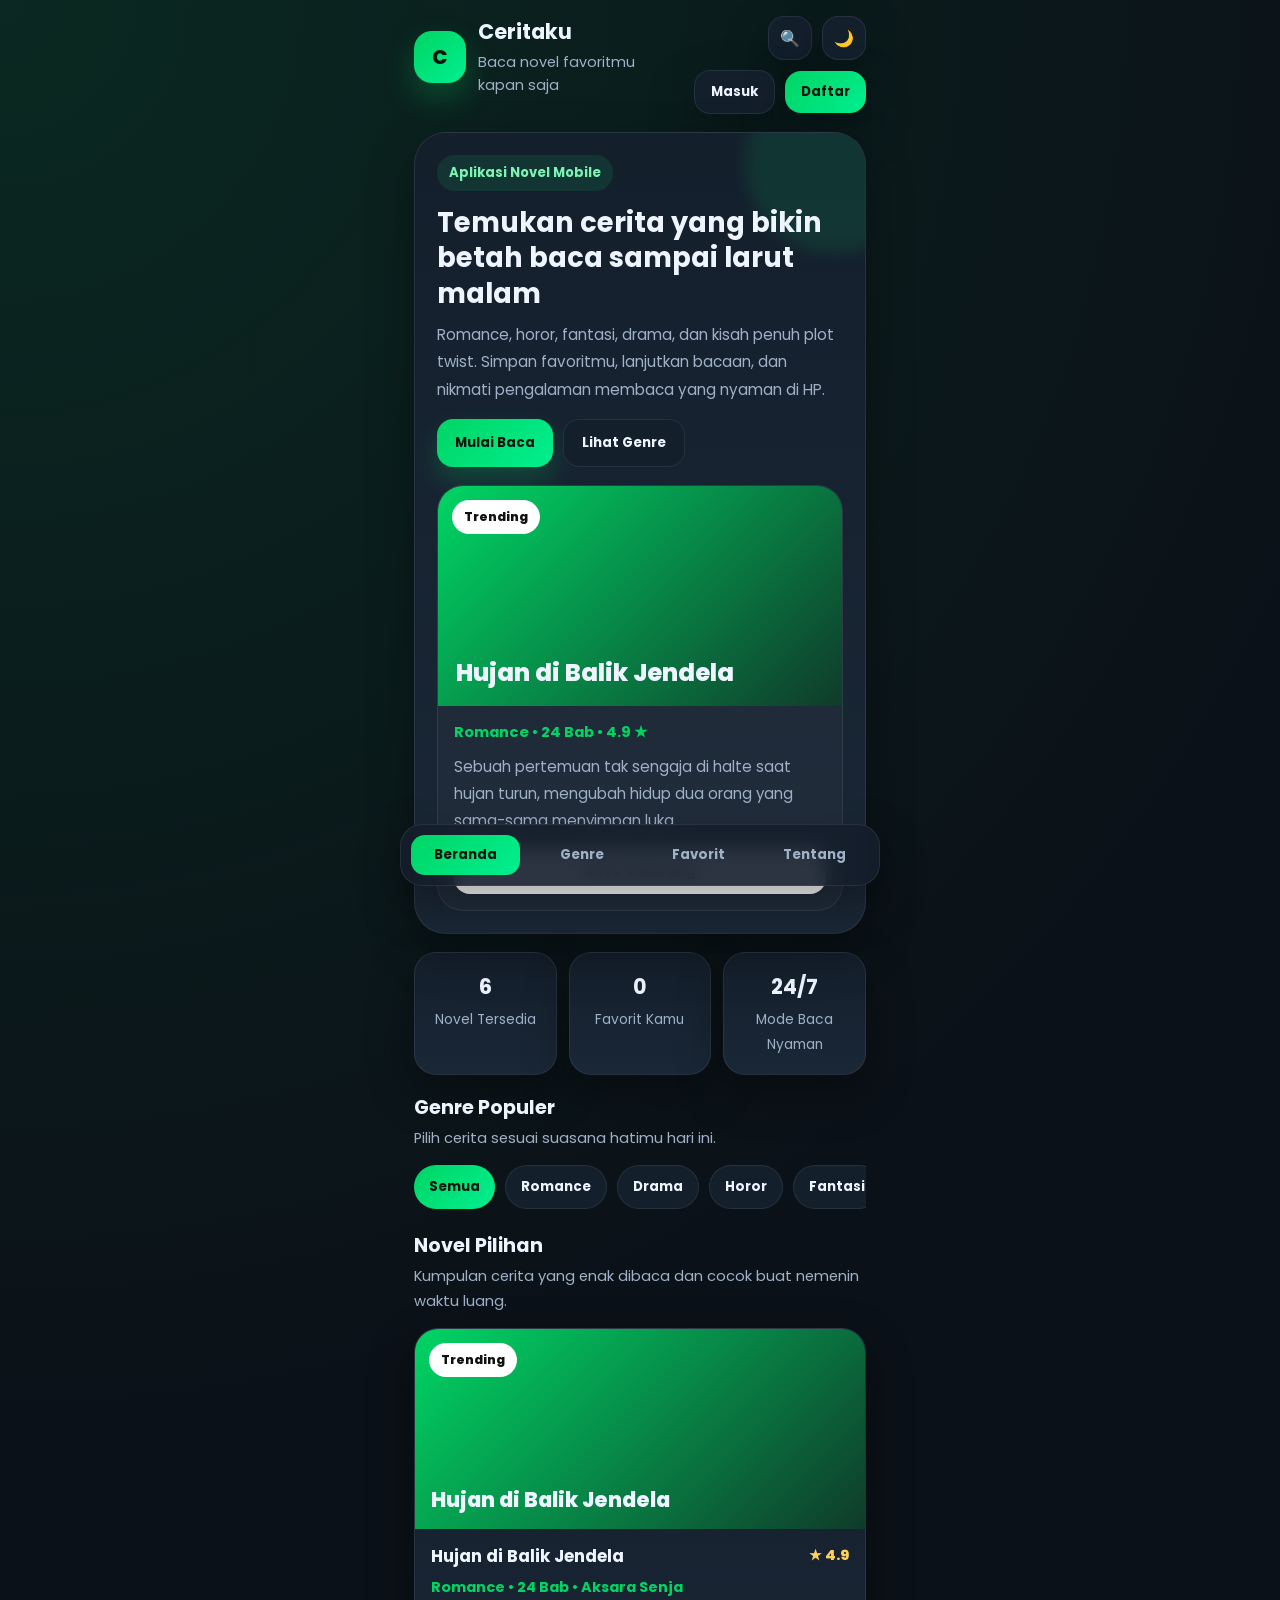
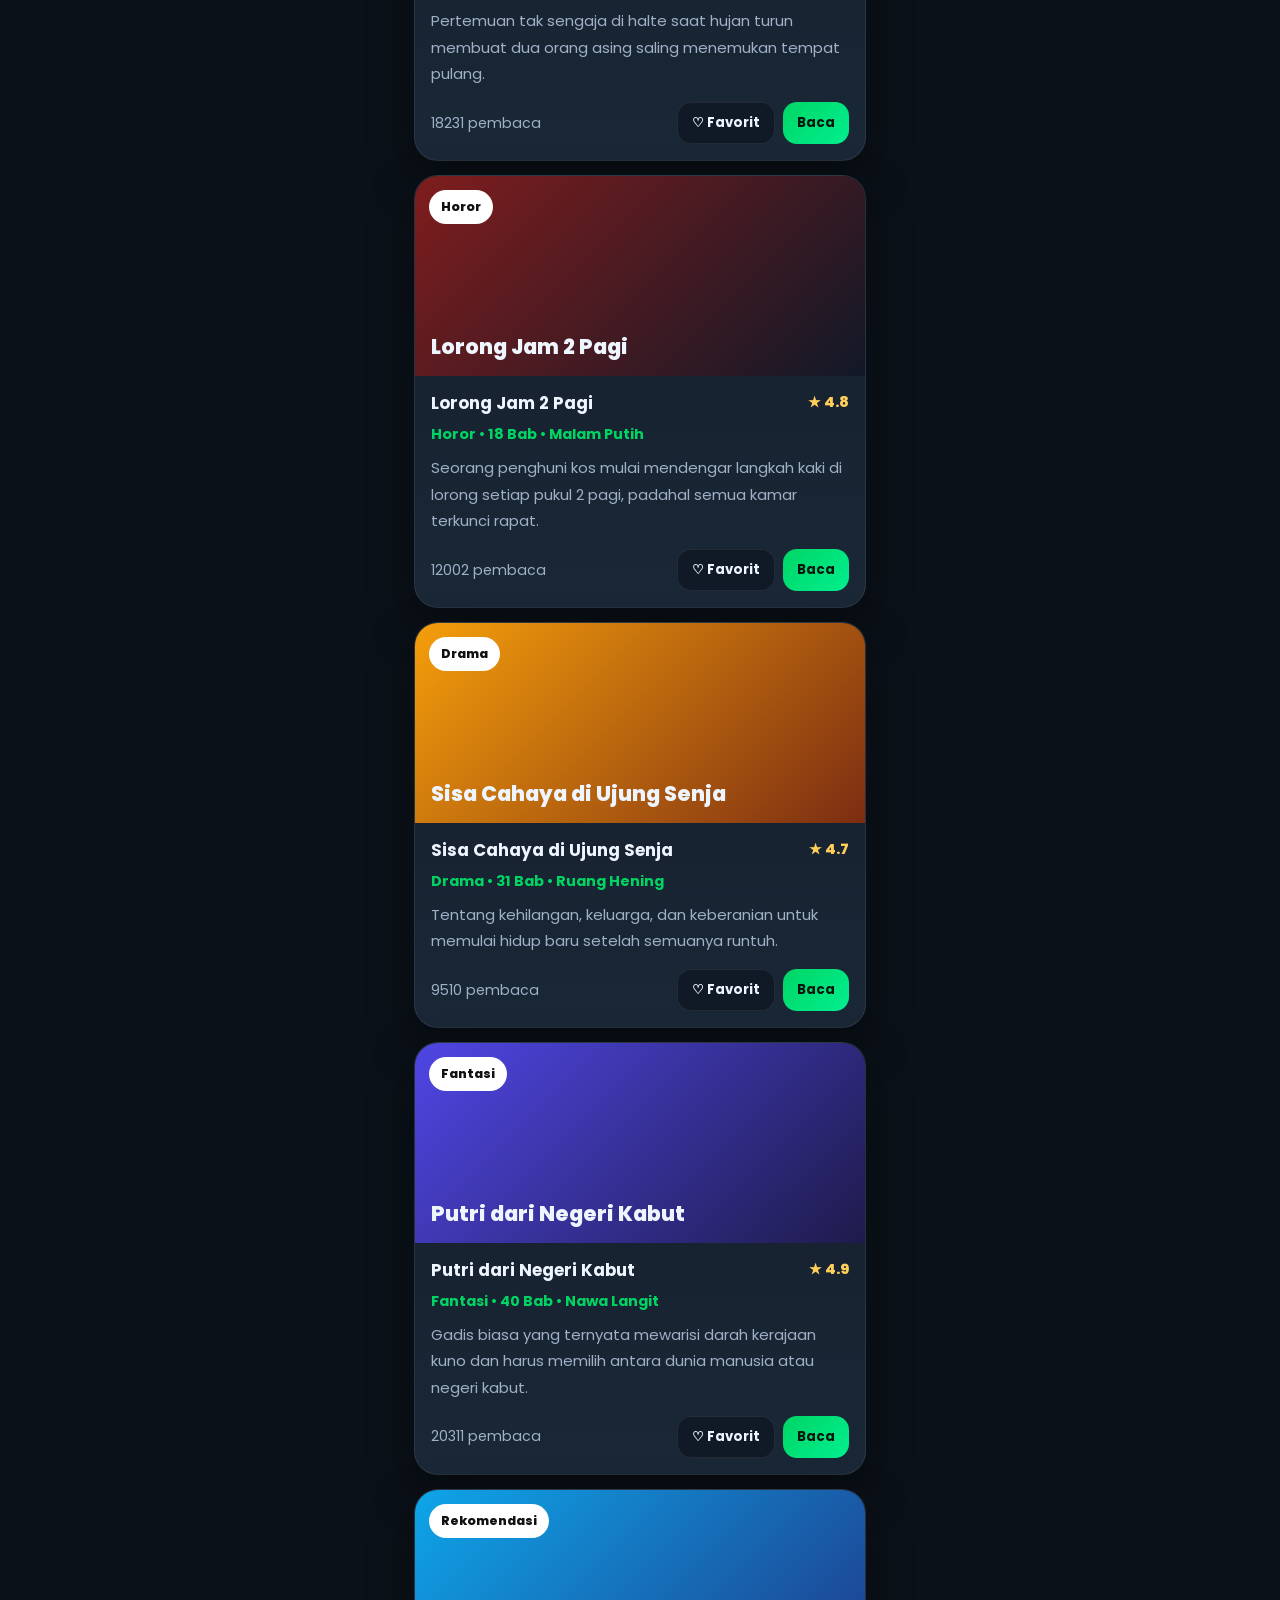
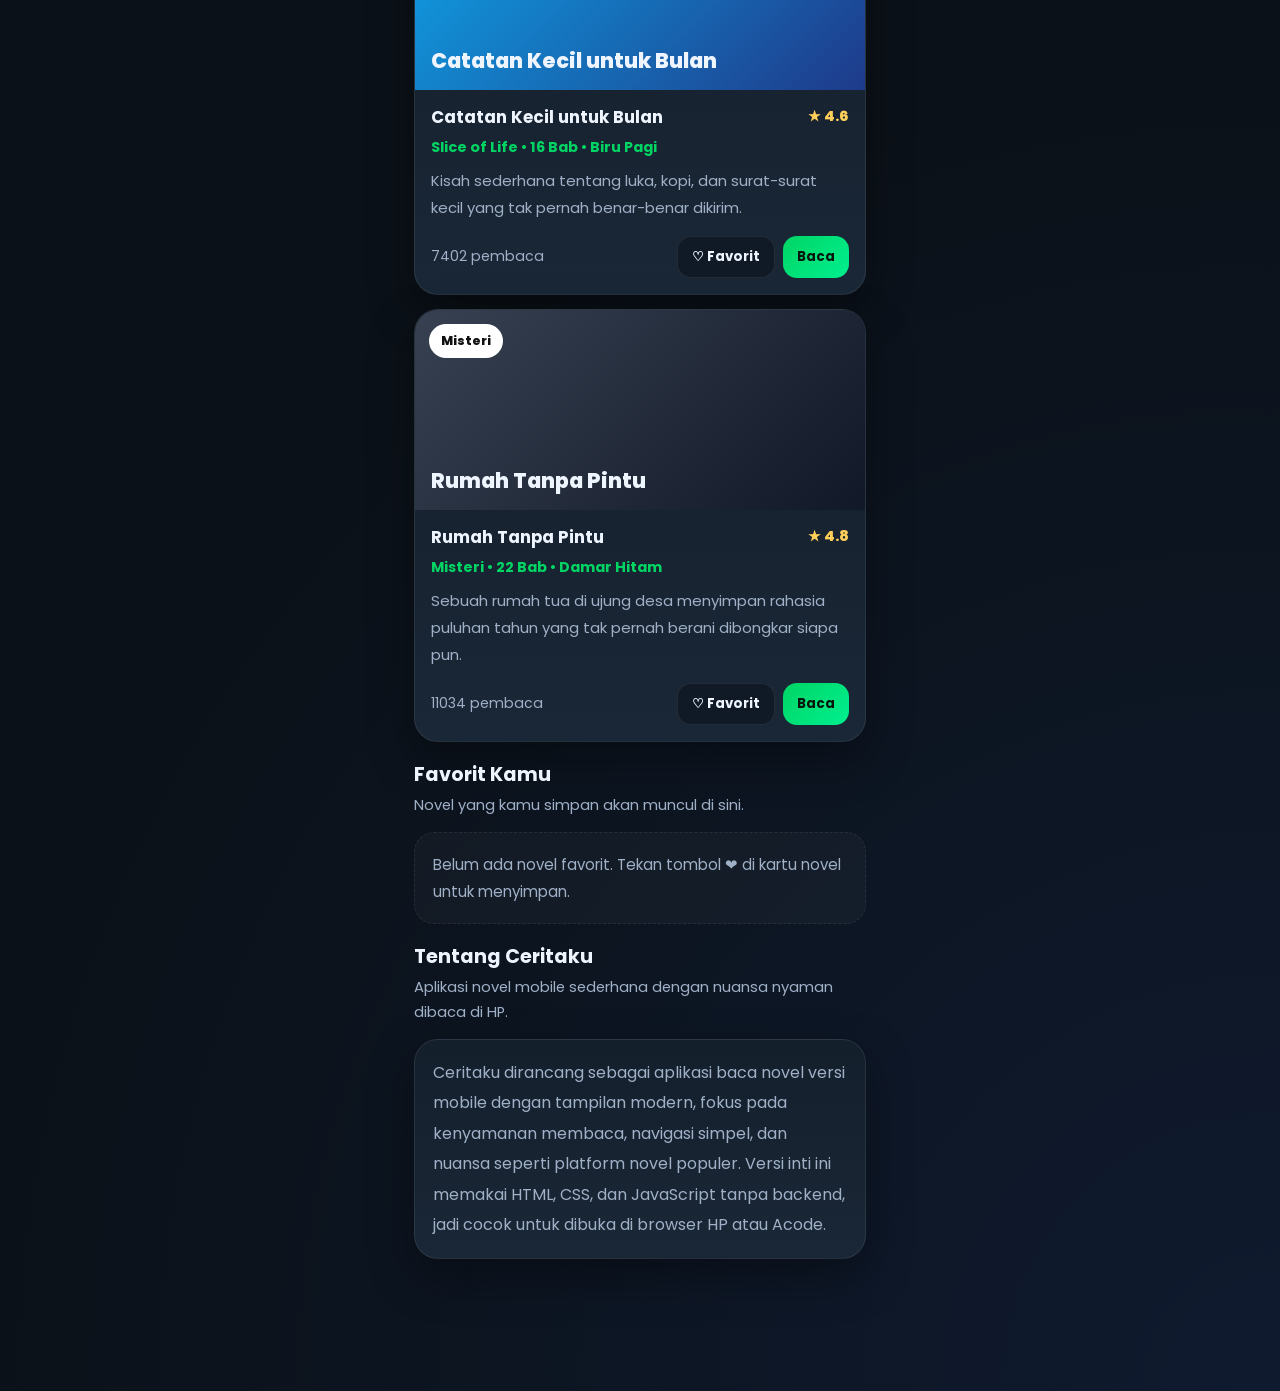
<file: index.html>
<!DOCTYPE html>
<html lang="id">
<head>
  <meta charset="UTF-8" />
  <meta name="viewport" content="width=device-width, initial-scale=1.0" />
  <title>Ceritaku - Aplikasi Novel</title>
  <link rel="preconnect" href="https://fonts.googleapis.com">
  <link rel="preconnect" href="https://fonts.gstatic.com" crossorigin>
  <link href="https://fonts.googleapis.com/css2?family=Poppins:wght@300;400;500;600;700;800&display=swap" rel="stylesheet">
  <link rel="stylesheet" href="style.css" />
</head>
<body>
  <div class="app-shell">
    <!-- HEADER -->
    <header class="topbar">
      <div class="brand">
        <div class="brand-logo">C</div>
        <div class="brand-text">
          <h1>Ceritaku</h1>
          <p>Baca novel favoritmu kapan saja</p>
        </div>
      </div>

      <div class="nav-actions">
        <button class="icon-btn" id="openSearchBtn" aria-label="Cari">🔍</button>
        <button class="icon-btn" id="themeToggle" aria-label="Tema">🌙</button>
        <div class="auth-box" id="authBox"></div>
      </div>
    </header>

    <!-- HERO -->
    <section class="hero-banner">
      <div class="hero-content">
        <span class="hero-chip">Aplikasi Novel Mobile</span>
        <h2>Temukan cerita yang bikin betah baca sampai larut malam</h2>
        <p>
          Romance, horor, fantasi, drama, dan kisah penuh plot twist.
          Simpan favoritmu, lanjutkan bacaan, dan nikmati pengalaman membaca yang nyaman di HP.
        </p>

        <div class="hero-buttons">
          <button class="primary-btn" id="startReadingBtn">Mulai Baca</button>
          <button class="ghost-btn" id="openGenreBtn">Lihat Genre</button>
        </div>
      </div>

      <div class="hero-card">
        <div class="hero-cover">
          <span class="top-label">Trending</span>
          <div class="hero-book-title">Hujan di Balik Jendela</div>
        </div>
        <div class="hero-book-body">
          <div class="hero-book-meta">Romance • 24 Bab • 4.9 ★</div>
          <p>
            Sebuah pertemuan tak sengaja di halte saat hujan turun,
            mengubah hidup dua orang yang sama-sama menyimpan luka.
          </p>
          <button class="read-now-btn"
            data-title="Hujan di Balik Jendela"
            data-genre="Romance"
            data-episode="Bab 1"
            data-content="Malam itu hujan turun tanpa aba-aba. Aku berdiri di bawah halte kecil, memeluk tas yang sudah setengah basah. Dari arah jalan, seorang perempuan berjaket abu-abu menoleh ke arahku, lalu tersenyum tipis seperti seseorang yang baru saja menemukan alasan untuk bertahan...">
            Baca Sekarang
          </button>
        </div>
      </div>
    </section>

    <!-- QUICK STATS -->
    <section class="stats-grid">
      <div class="stat-card">
        <strong id="statNovel">0</strong>
        <span>Novel Tersedia</span>
      </div>
      <div class="stat-card">
        <strong id="statFav">0</strong>
        <span>Favorit Kamu</span>
      </div>
      <div class="stat-card">
        <strong>24/7</strong>
        <span>Mode Baca Nyaman</span>
      </div>
    </section>

    <!-- GENRE -->
    <section class="section-block" id="genre">
      <div class="section-head">
        <h3>Genre Populer</h3>
        <p>Pilih cerita sesuai suasana hatimu hari ini.</p>
      </div>

      <div class="genre-chips" id="genreChips">
        <button class="genre-chip active" data-genre="Semua">Semua</button>
        <button class="genre-chip" data-genre="Romance">Romance</button>
        <button class="genre-chip" data-genre="Drama">Drama</button>
        <button class="genre-chip" data-genre="Horor">Horor</button>
        <button class="genre-chip" data-genre="Fantasi">Fantasi</button>
        <button class="genre-chip" data-genre="Misteri">Misteri</button>
        <button class="genre-chip" data-genre="Slice of Life">Slice of Life</button>
      </div>
    </section>

    <!-- STORY GRID -->
    <section class="section-block" id="populer">
      <div class="section-head">
        <h3>Novel Pilihan</h3>
        <p>Kumpulan cerita yang enak dibaca dan cocok buat nemenin waktu luang.</p>
      </div>

      <div class="story-grid" id="storyGrid"></div>
    </section>

    <!-- FAVORITES -->
    <section class="section-block" id="favorit">
      <div class="section-head">
        <h3>Favorit Kamu</h3>
        <p>Novel yang kamu simpan akan muncul di sini.</p>
      </div>

      <div class="favorite-list" id="favoriteList">
        <div class="empty-state">Belum ada novel favorit. Tekan tombol ❤ di kartu novel untuk menyimpan.</div>
      </div>
    </section>

    <!-- ABOUT -->
    <section class="section-block about-block" id="tentang">
      <div class="section-head">
        <h3>Tentang Ceritaku</h3>
        <p>Aplikasi novel mobile sederhana dengan nuansa nyaman dibaca di HP.</p>
      </div>

      <div class="about-card">
        <p>
          Ceritaku dirancang sebagai aplikasi baca novel versi mobile dengan tampilan modern, fokus pada kenyamanan membaca, navigasi simpel, dan nuansa seperti platform novel populer. Versi inti ini memakai HTML, CSS, dan JavaScript tanpa backend, jadi cocok untuk dibuka di browser HP atau Acode.
        </p>
      </div>
    </section>
  </div>

  <!-- SEARCH MODAL -->
  <div class="search-overlay" id="searchOverlay">
    <div class="search-panel">
      <div class="search-head">
        <h3>Cari Novel</h3>
        <button class="close-btn" id="closeSearchBtn">✕</button>
      </div>

      <div class="search-input-wrap">
        <input type="text" id="searchInput" placeholder="Cari judul novel..." />
      </div>

      <div class="search-result" id="searchResult"></div>
    </div>
  </div>

  <!-- READER MODAL -->
  <div class="reader-modal" id="readerModal">
    <div class="reader-panel">
      <div class="reader-top">
        <div>
          <h3 id="readerTitle">Judul Novel</h3>
          <p id="readerMeta">Genre • Bab</p>
        </div>
        <button class="close-btn" id="closeReaderBtn">✕</button>
      </div>

      <div class="reader-body">
        <p id="readerText">
          Isi cerita akan muncul di sini saat tombol baca ditekan.
        </p>
      </div>
    </div>
  </div>

  <!-- BOTTOM NAV -->
  <nav class="bottom-nav">
    <button class="bottom-item active" data-target="populer">Beranda</button>
    <button class="bottom-item" data-target="genre">Genre</button>
    <button class="bottom-item" data-target="favorit">Favorit</button>
    <button class="bottom-item" data-target="tentang">Tentang</button>
  </nav>

  <script src="script.js"></script>
</body>
</html>
</file>
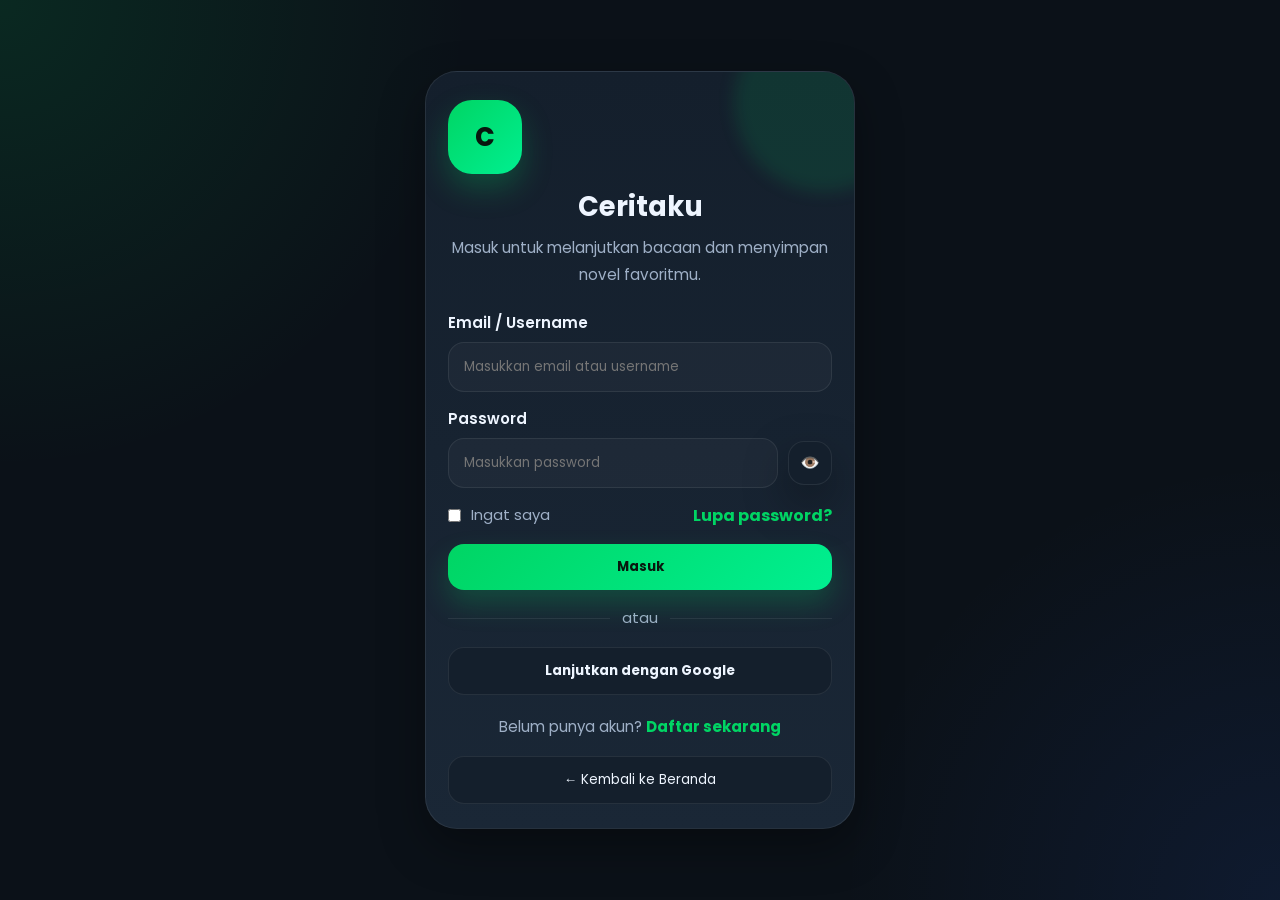
<file: login.html>
<!DOCTYPE html>
<html lang="id">
<head>
  <meta charset="UTF-8" />
  <meta name="viewport" content="width=device-width, initial-scale=1.0" />
  <title>Login - Ceritaku</title>
  <link rel="preconnect" href="https://fonts.googleapis.com">
  <link rel="preconnect" href="https://fonts.gstatic.com" crossorigin>
  <link href="https://fonts.googleapis.com/css2?family=Poppins:wght@300;400;500;600;700;800&display=swap" rel="stylesheet">
  <link rel="stylesheet" href="style.css" />
</head>
<body class="login-page">
  <div class="login-shell">
    <div class="login-card">
      <div class="login-brand">
        <div class="brand-logo large">C</div>
        <h1>Ceritaku</h1>
        <p>Masuk untuk melanjutkan bacaan dan menyimpan novel favoritmu.</p>
      </div>

      <form class="login-form" id="loginForm">
        <div class="form-group">
          <label for="username">Email / Username</label>
          <input type="text" id="username" placeholder="Masukkan email atau username" />
        </div>

        <div class="form-group">
          <label for="password">Password</label>
          <div class="password-wrap">
            <input type="password" id="password" placeholder="Masukkan password" />
            <button type="button" class="pass-toggle" id="togglePassword">👁️</button>
          </div>
        </div>

        <div class="login-row">
          <label class="remember-check">
            <input type="checkbox" id="rememberMe" />
            <span>Ingat saya</span>
          </label>
          <a href="#" class="link-text">Lupa password?</a>
        </div>

        <button type="submit" class="primary-btn full">Masuk</button>
      </form>

      <div class="login-divider">atau</div>

      <button class="ghost-btn full" id="demoGoogleBtn">Lanjutkan dengan Google</button>

      <div class="login-foot">
        Belum punya akun? <a href="#">Daftar sekarang</a>
      </div>

      <button class="back-home-btn" id="backHomeBtn">← Kembali ke Beranda</button>
    </div>
  </div>

  <div class="toast" id="toast"></div>

  <script src="script.js"></script>
</body>
</html>
</file>
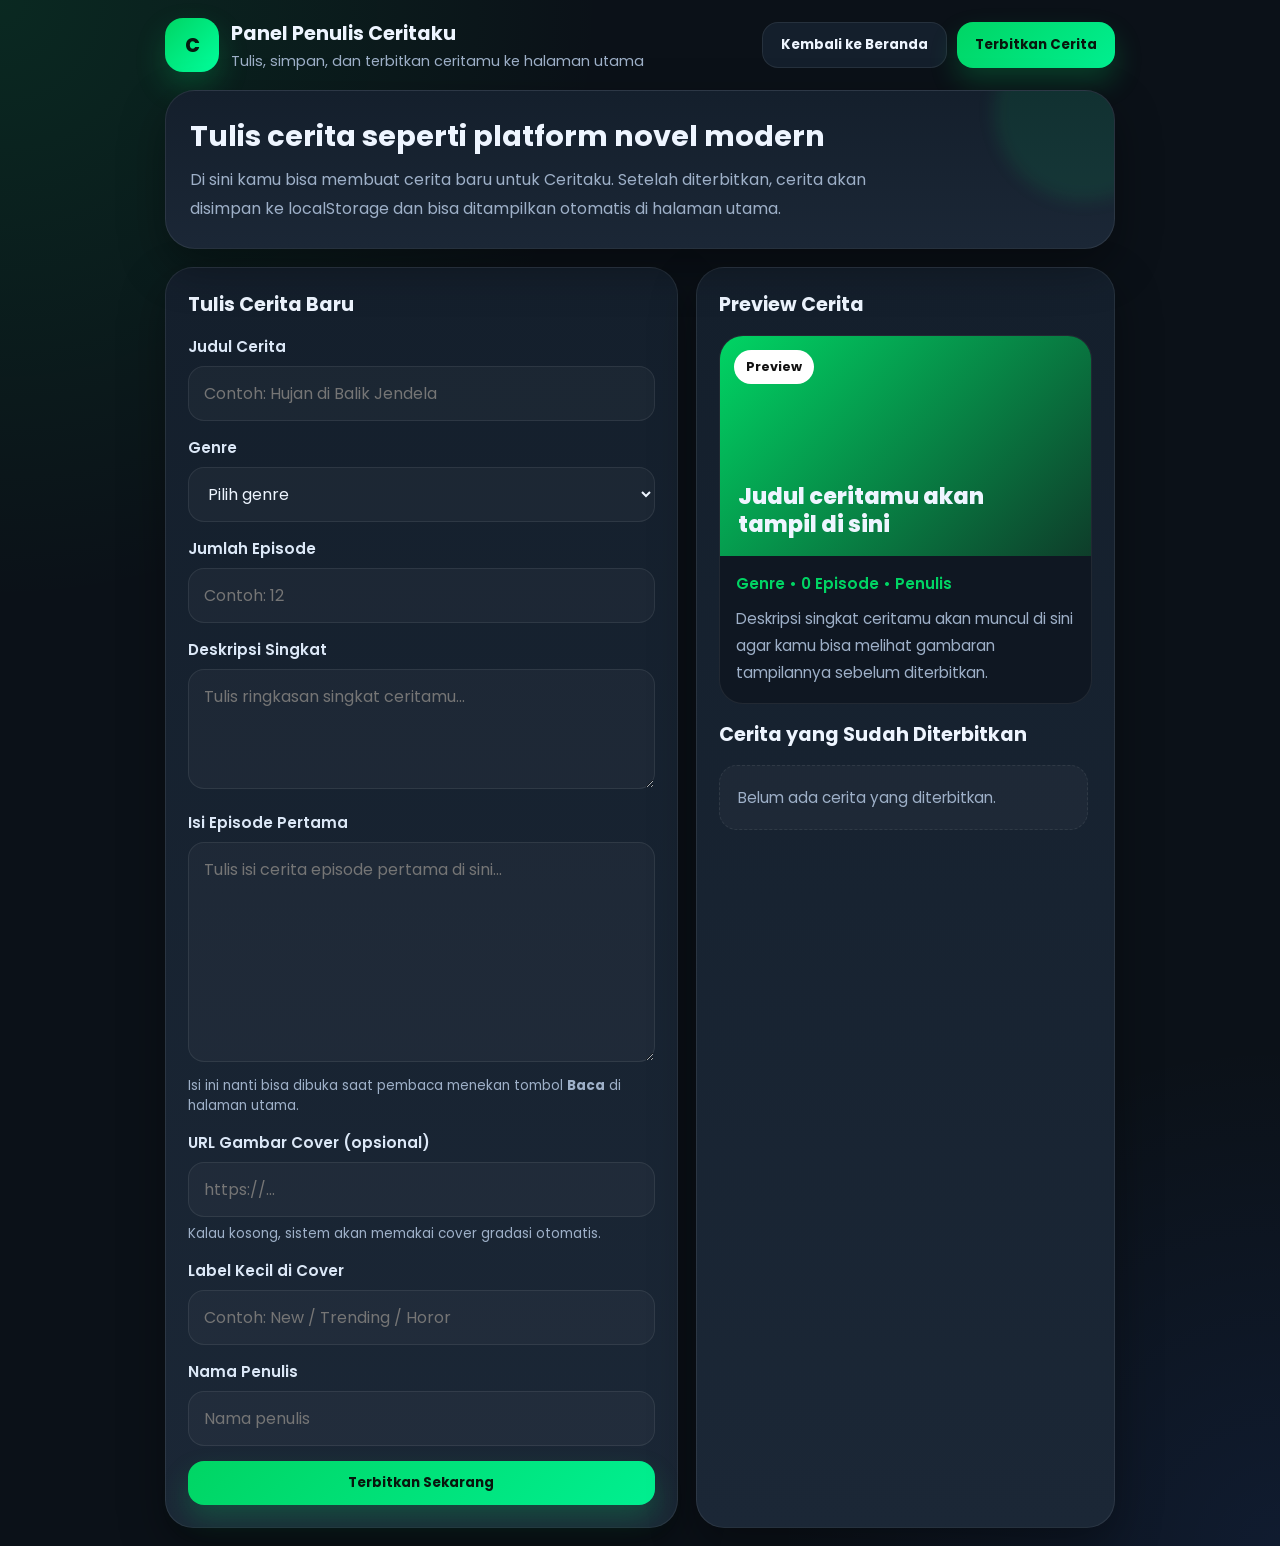
<file: writer.html>
<!DOCTYPE html>
<html lang="id">
<head>
  <meta charset="UTF-8" />
  <meta name="viewport" content="width=device-width, initial-scale=1.0" />
  <title>Panel Penulis - Ceritaku</title>
  <link rel="preconnect" href="https://fonts.googleapis.com">
  <link rel="preconnect" href="https://fonts.gstatic.com" crossorigin>
  <link href="https://fonts.googleapis.com/css2?family=Poppins:wght@300;400;500;600;700;800&display=swap" rel="stylesheet">

  <style>
    :root{
      --bg:#0b1118;
      --bg-soft:#111926;
      --card:#141f2c;
      --card-2:#1b2736;
      --text:#eef5ff;
      --muted:#9eb0c8;
      --line:rgba(255,255,255,.08);
      --primary:#00d564;
      --primary-dark:#00b454;
      --danger:#ff5f6d;
      --shadow:0 18px 45px rgba(0,0,0,.35);
      --radius:26px;
    }

    *{
      margin:0;
      padding:0;
      box-sizing:border-box;
      font-family:'Poppins',sans-serif;
    }

    body{
      background:
        radial-gradient(circle at top left, rgba(0,213,100,.12), transparent 30%),
        radial-gradient(circle at bottom right, rgba(60,120,255,.10), transparent 25%),
        var(--bg);
      color:var(--text);
      min-height:100vh;
      padding:18px;
    }

    .wrap{
      width:100%;
      max-width:950px;
      margin:0 auto;
    }

    .topbar{
      display:flex;
      justify-content:space-between;
      align-items:center;
      gap:12px;
      flex-wrap:wrap;
      margin-bottom:18px;
    }

    .brand{
      display:flex;
      align-items:center;
      gap:12px;
    }

    .brand-logo{
      width:54px;
      height:54px;
      border-radius:18px;
      background:linear-gradient(135deg,var(--primary),#00ff9d);
      color:#071a10;
      display:flex;
      align-items:center;
      justify-content:center;
      font-weight:800;
      font-size:1.2rem;
      box-shadow:0 14px 30px rgba(0,213,100,.22);
    }

    .brand h1{
      font-size:1.2rem;
      margin-bottom:3px;
    }

    .brand p{
      color:var(--muted);
      font-size:.9rem;
    }

    .top-actions{
      display:flex;
      gap:10px;
      flex-wrap:wrap;
    }

    .btn{
      border:none;
      cursor:pointer;
      padding:12px 18px;
      border-radius:16px;
      font-weight:700;
      transition:.25s;
    }

    .btn:hover{
      transform:translateY(-2px);
    }

    .btn-primary{
      background:linear-gradient(135deg,var(--primary),#00ef90);
      color:#08160d;
      box-shadow:0 14px 28px rgba(0,213,100,.22);
    }

    .btn-soft{
      background:var(--card);
      color:var(--text);
      border:1px solid var(--line);
    }

    .hero{
      background:linear-gradient(180deg,var(--card),var(--card-2));
      border:1px solid var(--line);
      border-radius:30px;
      padding:24px;
      box-shadow:var(--shadow);
      margin-bottom:18px;
      position:relative;
      overflow:hidden;
    }

    .hero::before{
      content:"";
      position:absolute;
      width:180px;
      height:180px;
      border-radius:50%;
      background:rgba(0,213,100,.10);
      top:-70px;
      right:-60px;
      filter:blur(8px);
    }

    .hero h2{
      font-size:1.8rem;
      margin-bottom:8px;
      position:relative;
      z-index:2;
    }

    .hero p{
      color:var(--muted);
      line-height:1.8;
      max-width:700px;
      position:relative;
      z-index:2;
    }

    .layout{
      display:grid;
      grid-template-columns:1.1fr .9fr;
      gap:18px;
    }

    .card{
      background:linear-gradient(180deg,var(--card),var(--card-2));
      border:1px solid var(--line);
      border-radius:28px;
      padding:22px;
      box-shadow:var(--shadow);
    }

    .card h3{
      margin-bottom:16px;
      font-size:1.2rem;
    }

    .form-group{
      margin-bottom:15px;
    }

    .form-group label{
      display:block;
      margin-bottom:8px;
      font-size:.95rem;
      font-weight:600;
      color:#dce8f7;
    }

    .input,
    .textarea,
    .select{
      width:100%;
      background:rgba(255,255,255,.03);
      border:1px solid var(--line);
      color:var(--text);
      border-radius:16px;
      padding:14px 15px;
      outline:none;
      font-size:1rem;
      transition:.25s;
    }

    .textarea{
      min-height:120px;
      resize:vertical;
    }

    .textarea.big{
      min-height:220px;
    }

    .input:focus,
    .textarea:focus,
    .select:focus{
      border-color:rgba(0,213,100,.45);
      box-shadow:0 0 0 4px rgba(0,213,100,.08);
    }

    .hint{
      margin-top:7px;
      color:var(--muted);
      font-size:.84rem;
      line-height:1.5;
    }

    .preview-card{
      border-radius:24px;
      overflow:hidden;
      background:#0f1722;
      border:1px solid var(--line);
      margin-bottom:16px;
    }

    .preview-cover{
      height:220px;
      background:linear-gradient(135deg,#00d564,#0e3d2a);
      position:relative;
      display:flex;
      align-items:flex-end;
      padding:18px;
    }

    .preview-badge{
      position:absolute;
      top:14px;
      left:14px;
      background:#fff;
      color:#111;
      padding:8px 12px;
      border-radius:999px;
      font-size:.8rem;
      font-weight:700;
    }

    .preview-title{
      font-size:1.4rem;
      font-weight:800;
      max-width:80%;
      line-height:1.25;
    }

    .preview-body{
      padding:16px;
    }

    .preview-meta{
      color:var(--primary);
      font-weight:600;
      margin-bottom:10px;
      font-size:.95rem;
    }

    .preview-desc{
      color:var(--muted);
      line-height:1.8;
      font-size:.95rem;
    }

    .list{
      display:grid;
      gap:12px;
      margin-top:14px;
      max-height:520px;
      overflow:auto;
      padding-right:4px;
    }

    .story-item{
      background:rgba(255,255,255,.03);
      border:1px solid var(--line);
      border-radius:18px;
      padding:14px;
    }

    .story-item h4{
      margin-bottom:6px;
      font-size:1rem;
    }

    .story-item p{
      color:var(--muted);
      font-size:.92rem;
      line-height:1.6;
    }

    .story-actions{
      display:flex;
      gap:8px;
      flex-wrap:wrap;
      margin-top:12px;
    }

    .mini-btn{
      border:none;
      cursor:pointer;
      padding:10px 12px;
      border-radius:12px;
      font-weight:700;
      font-size:.9rem;
    }

    .mini-edit{
      background:#f7b731;
      color:#111;
    }

    .mini-delete{
      background:#ff5c6c;
      color:#fff;
    }

    .empty{
      color:var(--muted);
      line-height:1.8;
      font-size:.95rem;
      background:rgba(255,255,255,.03);
      border:1px dashed var(--line);
      padding:18px;
      border-radius:18px;
    }

    .toast{
      position:fixed;
      left:50%;
      bottom:24px;
      transform:translateX(-50%) translateY(20px);
      background:#101822;
      color:#fff;
      padding:14px 18px;
      border-radius:16px;
      border:1px solid rgba(255,255,255,.08);
      box-shadow:var(--shadow);
      opacity:0;
      pointer-events:none;
      transition:.3s ease;
      z-index:999;
      width:min(92%,430px);
      text-align:center;
      font-size:.94rem;
    }

    .toast.show{
      opacity:1;
      transform:translateX(-50%) translateY(0);
    }

    @media (max-width:900px){
      .layout{
        grid-template-columns:1fr;
      }
    }

    @media (max-width:520px){
      body{
        padding:14px;
      }

      .hero h2{
        font-size:1.45rem;
      }

      .card{
        padding:18px;
        border-radius:24px;
      }

      .preview-cover{
        height:200px;
      }

      .preview-title{
        font-size:1.2rem;
      }
    }
  </style>
</head>
<body>

  <div class="wrap">
    <div class="topbar">
      <div class="brand">
        <div class="brand-logo">C</div>
        <div>
          <h1>Panel Penulis Ceritaku</h1>
          <p>Tulis, simpan, dan terbitkan ceritamu ke halaman utama</p>
        </div>
      </div>

      <div class="top-actions">
        <button class="btn btn-soft" id="backHome">Kembali ke Beranda</button>
        <button class="btn btn-primary" id="publishTop">Terbitkan Cerita</button>
      </div>
    </div>

    <section class="hero">
      <h2>Tulis cerita seperti platform novel modern</h2>
      <p>
        Di sini kamu bisa membuat cerita baru untuk Ceritaku. Setelah diterbitkan,
        cerita akan disimpan ke localStorage dan bisa ditampilkan otomatis di halaman utama.
      </p>
    </section>

    <div class="layout">
      <!-- FORM -->
      <div class="card">
        <h3>Tulis Cerita Baru</h3>

        <div class="form-group">
          <label for="storyTitle">Judul Cerita</label>
          <input type="text" id="storyTitle" class="input" placeholder="Contoh: Hujan di Balik Jendela" />
        </div>

        <div class="form-group">
          <label for="storyGenre">Genre</label>
          <select id="storyGenre" class="select">
            <option value="">Pilih genre</option>
            <option>Romance</option>
            <option>Drama</option>
            <option>Horor</option>
            <option>Misteri</option>
            <option>Fantasi</option>
            <option>Slice of Life</option>
            <option>Thriller</option>
            <option>Sci-Fi</option>
            <option>Aksi</option>
          </select>
        </div>

        <div class="form-group">
          <label for="storyEpisodes">Jumlah Episode</label>
          <input type="number" id="storyEpisodes" class="input" placeholder="Contoh: 12" min="1" />
        </div>

        <div class="form-group">
          <label for="storyDesc">Deskripsi Singkat</label>
          <textarea id="storyDesc" class="textarea" placeholder="Tulis ringkasan singkat ceritamu..."></textarea>
        </div>

        <div class="form-group">
          <label for="storyContent">Isi Episode Pertama</label>
          <textarea id="storyContent" class="textarea big" placeholder="Tulis isi cerita episode pertama di sini..."></textarea>
          <div class="hint">
            Isi ini nanti bisa dibuka saat pembaca menekan tombol <b>Baca</b> di halaman utama.
          </div>
        </div>

        <div class="form-group">
          <label for="storyCover">URL Gambar Cover (opsional)</label>
          <input type="text" id="storyCover" class="input" placeholder="https://..." />
          <div class="hint">
            Kalau kosong, sistem akan memakai cover gradasi otomatis.
          </div>
        </div>

        <div class="form-group">
          <label for="storyBadge">Label Kecil di Cover</label>
          <input type="text" id="storyBadge" class="input" placeholder="Contoh: New / Trending / Horor" />
        </div>

        <div class="form-group">
          <label for="storyAuthor">Nama Penulis</label>
          <input type="text" id="storyAuthor" class="input" placeholder="Nama penulis" />
        </div>

        <button class="btn btn-primary" id="publishBtn" style="width:100%;">Terbitkan Sekarang</button>
      </div>

      <!-- PREVIEW + LIST -->
      <div class="card">
        <h3>Preview Cerita</h3>

        <div class="preview-card">
          <div class="preview-cover" id="previewCover">
            <span class="preview-badge" id="previewBadge">Preview</span>
            <div class="preview-title" id="previewTitle">Judul ceritamu akan tampil di sini</div>
          </div>
          <div class="preview-body">
            <div class="preview-meta" id="previewMeta">Genre • 0 Episode • Penulis</div>
            <div class="preview-desc" id="previewDesc">
              Deskripsi singkat ceritamu akan muncul di sini agar kamu bisa melihat gambaran tampilannya sebelum diterbitkan.
            </div>
          </div>
        </div>

        <h3 style="margin-top:8px;">Cerita yang Sudah Diterbitkan</h3>
        <div class="list" id="publishedList">
          <div class="empty">Belum ada cerita yang diterbitkan.</div>
        </div>
      </div>
    </div>
  </div>

  <div class="toast" id="toast"></div>

  <script>
    const storyTitle = document.getElementById("storyTitle");
    const storyGenre = document.getElementById("storyGenre");
    const storyEpisodes = document.getElementById("storyEpisodes");
    const storyDesc = document.getElementById("storyDesc");
    const storyContent = document.getElementById("storyContent");
    const storyCover = document.getElementById("storyCover");
    const storyBadge = document.getElementById("storyBadge");
    const storyAuthor = document.getElementById("storyAuthor");

    const previewTitle = document.getElementById("previewTitle");
    const previewMeta = document.getElementById("previewMeta");
    const previewDesc = document.getElementById("previewDesc");
    const previewCover = document.getElementById("previewCover");
    const previewBadge = document.getElementById("previewBadge");

    const publishBtn = document.getElementById("publishBtn");
    const publishTop = document.getElementById("publishTop");
    const publishedList = document.getElementById("publishedList");
    const toast = document.getElementById("toast");
    const backHome = document.getElementById("backHome");

    let editId = null;

    function showToast(message){
      toast.textContent = message;
      toast.classList.add("show");
      setTimeout(() => toast.classList.remove("show"), 2500);
    }

    function getStories(){
      return JSON.parse(localStorage.getItem("ceritaku_custom_stories")) || [];
    }

    function saveStories(data){
      localStorage.setItem("ceritaku_custom_stories", JSON.stringify(data));
    }

    function updatePreview(){
      const title = storyTitle.value.trim() || "Judul ceritamu akan tampil di sini";
      const genre = storyGenre.value || "Genre";
      const eps = storyEpisodes.value || "0";
      const desc = storyDesc.value.trim() || "Deskripsi singkat ceritamu akan muncul di sini agar kamu bisa melihat gambaran tampilannya sebelum diterbitkan.";
      const author = storyAuthor.value.trim() || "Penulis";
      const badge = storyBadge.value.trim() || "Preview";
      const cover = storyCover.value.trim();

      previewTitle.textContent = title;
      previewMeta.textContent = `${genre} • ${eps} Episode • ${author}`;
      previewDesc.textContent = desc;
      previewBadge.textContent = badge;

      if(cover){
        previewCover.style.background = `linear-gradient(180deg, rgba(0,0,0,.15), rgba(0,0,0,.45)), url('${cover}') center/cover`;
      } else {
        previewCover.style.background = "linear-gradient(135deg,#00d564,#0e3d2a)";
      }
    }

    [
      storyTitle, storyGenre, storyEpisodes, storyDesc,
      storyContent, storyCover, storyBadge, storyAuthor
    ].forEach(el => {
      el.addEventListener("input", updatePreview);
      el.addEventListener("change", updatePreview);
    });

    function resetForm(){
      storyTitle.value = "";
      storyGenre.value = "";
      storyEpisodes.value = "";
      storyDesc.value = "";
      storyContent.value = "";
      storyCover.value = "";
      storyBadge.value = "";
      storyAuthor.value = "";
      editId = null;
      publishBtn.textContent = "Terbitkan Sekarang";
      publishTop.textContent = "Terbitkan Cerita";
      updatePreview();
    }

    function publishStory(){
      const title = storyTitle.value.trim();
      const genre = storyGenre.value.trim();
      const episodes = storyEpisodes.value.trim();
      const desc = storyDesc.value.trim();
      const content = storyContent.value.trim();
      const cover = storyCover.value.trim();
      const badge = storyBadge.value.trim() || "Baru";
      const author = storyAuthor.value.trim() || "Penulis";

      if(!title || !genre || !episodes || !desc || !content){
        showToast("Isi judul, genre, episode, deskripsi, dan isi cerita dulu.");
        return;
      }

      const stories = getStories();

      if(editId){
        const index = stories.findIndex(item => item.id === editId);
        if(index !== -1){
          stories[index] = {
            ...stories[index],
            title,
            genre,
            episodes,
            desc,
            content,
            cover,
            badge,
            author
          };
          saveStories(stories);
          renderPublishedStories();
          resetForm();
          showToast("Cerita berhasil diperbarui.");
          return;
        }
      }

      const newStory = {
        id: "story_" + Date.now(),
        title,
        genre,
        episodes,
        desc,
        content,
        cover,
        badge,
        author,
        readers: Math.floor(Math.random() * 9000) + 1000,
        rating: (4 + Math.random()).toFixed(1)
      };

      stories.unshift(newStory);
      saveStories(stories);
      renderPublishedStories();
      resetForm();
      showToast("Cerita berhasil diterbitkan ke Ceritaku!");
    }

    function renderPublishedStories(){
      const stories = getStories();

      if(stories.length === 0){
        publishedList.innerHTML = `<div class="empty">Belum ada cerita yang diterbitkan.</div>`;
        return;
      }

      publishedList.innerHTML = stories.map(story => `
        <div class="story-item">
          <h4>${story.title}</h4>
          <p>${story.genre} • ${story.episodes} Episode • ${story.author}</p>
          <p style="margin-top:8px;">${story.desc}</p>
          <div class="story-actions">
            <button class="mini-btn mini-edit" onclick="editStory('${story.id}')">Edit</button>
            <button class="mini-btn mini-delete" onclick="deleteStory('${story.id}')">Hapus</button>
          </div>
        </div>
      `).join("");
    }

    window.editStory = function(id){
      const stories = getStories();
      const story = stories.find(item => item.id === id);
      if(!story) return;

      editId = id;
      storyTitle.value = story.title || "";
      storyGenre.value = story.genre || "";
      storyEpisodes.value = story.episodes || "";
      storyDesc.value = story.desc || "";
      storyContent.value = story.content || "";
      storyCover.value = story.cover || "";
      storyBadge.value = story.badge || "";
      storyAuthor.value = story.author || "";

      publishBtn.textContent = "Simpan Perubahan";
      publishTop.textContent = "Simpan Cerita";
      updatePreview();
      showToast("Mode edit aktif.");
      window.scrollTo({ top: 0, behavior: "smooth" });
    }

    window.deleteStory = function(id){
      const ok = confirm("Hapus cerita ini?");
      if(!ok) return;

      let stories = getStories();
      stories = stories.filter(item => item.id !== id);
      saveStories(stories);
      renderPublishedStories();

      if(editId === id){
        resetForm();
      }

      showToast("Cerita berhasil dihapus.");
    }

    publishBtn.addEventListener("click", publishStory);
    publishTop.addEventListener("click", publishStory);

    backHome.addEventListener("click", () => {
      window.location.href = "index.html";
    });

    updatePreview();
    renderPublishedStories();
  </script>
</body>
</html>
</file>
<file: style.css>
:root{
  --bg:#0b1118;
  --bg-soft:#101926;
  --card:#141f2c;
  --card-2:#1a2736;
  --text:#eef5ff;
  --muted:#9fb0c7;
  --line:rgba(255,255,255,.08);
  --primary:#00d564;
  --primary-2:#00ef90;
  --danger:#ff5c6c;
  --yellow:#ffcf5a;
  --shadow:0 18px 45px rgba(0,0,0,.35);
  --radius:26px;
}

*{
  margin:0;
  padding:0;
  box-sizing:border-box;
  font-family:'Poppins',sans-serif;
}

html{
  scroll-behavior:smooth;
}

body{
  background:
    radial-gradient(circle at top left, rgba(0,213,100,.12), transparent 30%),
    radial-gradient(circle at bottom right, rgba(50,110,255,.10), transparent 28%),
    var(--bg);
  color:var(--text);
  min-height:100vh;
  padding-bottom:90px;
}

body.light{
  --bg:#f3f6fb;
  --bg-soft:#ffffff;
  --card:#ffffff;
  --card-2:#f7f9fd;
  --text:#111827;
  --muted:#5f6f86;
  --line:rgba(17,24,39,.08);
  --shadow:0 18px 45px rgba(0,0,0,.08);
}

.app-shell{
  width:100%;
  max-width:480px;
  margin:0 auto;
  padding:16px 14px 24px;
}

.topbar{
  display:flex;
  align-items:flex-start;
  justify-content:space-between;
  gap:12px;
  margin-bottom:18px;
}

.brand{
  display:flex;
  align-items:center;
  gap:12px;
}

.brand-logo{
  width:52px;
  height:52px;
  border-radius:18px;
  background:linear-gradient(135deg,var(--primary),var(--primary-2));
  color:#08170e;
  display:flex;
  align-items:center;
  justify-content:center;
  font-weight:800;
  font-size:1.25rem;
  box-shadow:0 14px 30px rgba(0,213,100,.25);
  flex-shrink:0;
}

.brand-logo.large{
  width:74px;
  height:74px;
  font-size:1.6rem;
  border-radius:24px;
}

.brand-text h1{
  font-size:1.3rem;
  margin-bottom:4px;
}

.brand-text p{
  color:var(--muted);
  font-size:.9rem;
  line-height:1.6;
}

.nav-actions{
  display:flex;
  align-items:center;
  gap:10px;
  flex-wrap:wrap;
  justify-content:flex-end;
}

.icon-btn,
.close-btn,
.pass-toggle{
  width:44px;
  height:44px;
  border:none;
  border-radius:16px;
  background:var(--card);
  color:var(--text);
  cursor:pointer;
  box-shadow:var(--shadow);
  border:1px solid var(--line);
  font-size:1rem;
}

.auth-box{
  display:flex;
  align-items:center;
  gap:10px;
  flex-wrap:wrap;
  justify-content:flex-end;
}

.auth-btn{
  border:none;
  padding:11px 16px;
  border-radius:16px;
  cursor:pointer;
  font-weight:700;
  background:var(--card);
  color:var(--text);
  border:1px solid var(--line);
  box-shadow:var(--shadow);
}

.auth-btn.primary{
  background:linear-gradient(135deg,var(--primary),var(--primary-2));
  color:#08170e;
  border:none;
}

.logout-btn{
  border:none;
  padding:11px 14px;
  border-radius:16px;
  cursor:pointer;
  font-weight:700;
  background:var(--danger);
  color:#fff;
  box-shadow:var(--shadow);
}

.user-chip{
  display:flex;
  align-items:center;
  gap:10px;
  background:var(--card);
  border:1px solid var(--line);
  padding:8px 12px 8px 8px;
  border-radius:999px;
  box-shadow:var(--shadow);
}

.user-avatar{
  width:38px;
  height:38px;
  border-radius:50%;
  background:linear-gradient(135deg,var(--primary),var(--primary-2));
  color:#08170e;
  display:flex;
  align-items:center;
  justify-content:center;
  font-weight:800;
}

.user-info{
  display:flex;
  flex-direction:column;
  line-height:1.2;
}

.user-info strong{
  font-size:.92rem;
  max-width:110px;
  white-space:nowrap;
  overflow:hidden;
  text-overflow:ellipsis;
}

.user-info span{
  font-size:.78rem;
  color:var(--muted);
}

.hero-banner{
  background:linear-gradient(180deg,var(--card),var(--card-2));
  border:1px solid var(--line);
  border-radius:32px;
  padding:22px;
  box-shadow:var(--shadow);
  margin-bottom:18px;
  position:relative;
  overflow:hidden;
}

.hero-banner::before{
  content:"";
  position:absolute;
  width:180px;
  height:180px;
  border-radius:50%;
  background:rgba(0,213,100,.12);
  top:-60px;
  right:-60px;
  filter:blur(8px);
}

.hero-content{
  position:relative;
  z-index:2;
  margin-bottom:18px;
}

.hero-chip{
  display:inline-flex;
  align-items:center;
  padding:8px 12px;
  border-radius:999px;
  background:rgba(0,213,100,.12);
  color:#7df5b2;
  font-size:.82rem;
  font-weight:700;
  margin-bottom:14px;
}

body.light .hero-chip{
  color:#0d8b4a;
}

.hero-content h2{
  font-size:1.7rem;
  line-height:1.3;
  margin-bottom:10px;
}

.hero-content p{
  color:var(--muted);
  line-height:1.8;
  font-size:.95rem;
}

.hero-buttons{
  display:flex;
  gap:10px;
  flex-wrap:wrap;
  margin-top:16px;
}

.primary-btn,
.ghost-btn,
.read-now-btn{
  border:none;
  cursor:pointer;
  border-radius:16px;
  padding:13px 18px;
  font-weight:700;
  transition:.25s ease;
}

.primary-btn{
  background:linear-gradient(135deg,var(--primary),var(--primary-2));
  color:#08170e;
  box-shadow:0 14px 28px rgba(0,213,100,.22);
}

.ghost-btn{
  background:var(--card);
  color:var(--text);
  border:1px solid var(--line);
}

.primary-btn.full,
.ghost-btn.full{
  width:100%;
}

.hero-card{
  background:rgba(255,255,255,.03);
  border:1px solid var(--line);
  border-radius:26px;
  overflow:hidden;
  position:relative;
  z-index:2;
}

.hero-cover{
  height:220px;
  background:linear-gradient(135deg,#00d564,#0f3b2a);
  position:relative;
  padding:18px;
  display:flex;
  align-items:flex-end;
}

.top-label{
  position:absolute;
  top:14px;
  left:14px;
  background:#fff;
  color:#111;
  padding:8px 12px;
  border-radius:999px;
  font-size:.78rem;
  font-weight:800;
}

.hero-book-title{
  font-size:1.5rem;
  font-weight:800;
  line-height:1.25;
  max-width:80%;
}

.hero-book-body{
  padding:16px;
}

.hero-book-meta{
  color:var(--primary);
  font-weight:700;
  margin-bottom:10px;
  font-size:.92rem;
}

.hero-book-body p{
  color:var(--muted);
  line-height:1.8;
  margin-bottom:14px;
  font-size:.94rem;
}

.read-now-btn{
  width:100%;
  background:#fff;
  color:#111;
}

.stats-grid{
  display:grid;
  grid-template-columns:repeat(3,1fr);
  gap:12px;
  margin-bottom:18px;
}

.stat-card{
  background:linear-gradient(180deg,var(--card),var(--card-2));
  border:1px solid var(--line);
  border-radius:22px;
  padding:18px 14px;
  text-align:center;
  box-shadow:var(--shadow);
}

.stat-card strong{
  display:block;
  font-size:1.3rem;
  margin-bottom:4px;
}

.stat-card span{
  color:var(--muted);
  font-size:.86rem;
}

.section-block{
  margin-bottom:18px;
}

.section-head{
  margin-bottom:14px;
}

.section-head h3{
  font-size:1.2rem;
  margin-bottom:4px;
}

.section-head p{
  color:var(--muted);
  line-height:1.7;
  font-size:.92rem;
}

.genre-chips{
  display:flex;
  gap:10px;
  overflow:auto;
  padding-bottom:4px;
  scrollbar-width:none;
}

.genre-chips::-webkit-scrollbar{
  display:none;
}

.genre-chip{
  flex-shrink:0;
  border:none;
  padding:11px 15px;
  border-radius:999px;
  background:var(--card);
  color:var(--text);
  border:1px solid var(--line);
  font-weight:700;
  cursor:pointer;
}

.genre-chip.active{
  background:linear-gradient(135deg,var(--primary),var(--primary-2));
  color:#08170e;
  border:none;
}

.story-grid{
  display:grid;
  gap:14px;
}

.story-card{
  background:linear-gradient(180deg,var(--card),var(--card-2));
  border:1px solid var(--line);
  border-radius:24px;
  overflow:hidden;
  box-shadow:var(--shadow);
}

.story-cover{
  height:200px;
  padding:16px;
  position:relative;
  display:flex;
  align-items:flex-end;
}

.story-title-cover{
  font-size:1.3rem;
  font-weight:800;
  line-height:1.25;
  max-width:78%;
}

.story-body{
  padding:16px;
}

.story-top{
  display:flex;
  justify-content:space-between;
  gap:10px;
  align-items:flex-start;
  margin-bottom:8px;
}

.story-top h3{
  font-size:1.05rem;
  line-height:1.4;
}

.rating{
  flex-shrink:0;
  font-size:.9rem;
  font-weight:800;
  color:var(--yellow);
}

.story-meta{
  color:var(--primary);
  font-size:.9rem;
  font-weight:700;
  margin-bottom:10px;
}

.story-desc{
  color:var(--muted);
  line-height:1.8;
  font-size:.93rem;
  margin-bottom:14px;
}

.story-footer{
  display:flex;
  gap:10px;
  align-items:center;
  justify-content:space-between;
  flex-wrap:wrap;
}

.story-footer span{
  color:var(--muted);
  font-size:.88rem;
}

.story-actions{
  display:flex;
  gap:8px;
  flex-wrap:wrap;
}

.small-btn{
  border:none;
  cursor:pointer;
  padding:10px 14px;
  border-radius:14px;
  font-weight:700;
  background:var(--bg-soft);
  color:var(--text);
  border:1px solid var(--line);
}

.small-btn.read{
  background:linear-gradient(135deg,var(--primary),var(--primary-2));
  color:#08170e;
  border:none;
}

.small-btn.fav.active{
  background:#ff5c6c;
  color:#fff;
  border:none;
}

.favorite-list{
  display:grid;
  gap:12px;
}

.favorite-item,
.search-item{
  background:linear-gradient(180deg,var(--card),var(--card-2));
  border:1px solid var(--line);
  border-radius:20px;
  padding:14px;
  box-shadow:var(--shadow);
}

.favorite-item h4,
.search-item h4{
  margin-bottom:6px;
  font-size:1rem;
}

.favorite-item p,
.search-item p{
  color:var(--muted);
  font-size:.92rem;
  line-height:1.7;
}

.empty-state{
  background:rgba(255,255,255,.03);
  border:1px dashed var(--line);
  border-radius:20px;
  padding:18px;
  color:var(--muted);
  line-height:1.8;
  font-size:.94rem;
}

.about-card{
  background:linear-gradient(180deg,var(--card),var(--card-2));
  border:1px solid var(--line);
  border-radius:24px;
  padding:18px;
  line-height:1.9;
  color:var(--muted);
  box-shadow:var(--shadow);
}

.search-overlay,
.reader-modal{
  position:fixed;
  inset:0;
  background:rgba(0,0,0,.55);
  backdrop-filter:blur(4px);
  z-index:999;
  display:none;
  align-items:flex-end;
  justify-content:center;
  padding:14px;
}

.search-overlay.show,
.reader-modal.show{
  display:flex;
}

.search-panel,
.reader-panel{
  width:100%;
  max-width:480px;
  background:linear-gradient(180deg,var(--card),var(--card-2));
  border:1px solid var(--line);
  border-radius:28px 28px 22px 22px;
  box-shadow:var(--shadow);
  max-height:88vh;
  overflow:auto;
}

.search-head,
.reader-top{
  display:flex;
  justify-content:space-between;
  gap:12px;
  align-items:flex-start;
  padding:18px;
  border-bottom:1px solid var(--line);
}

.search-head h3,
.reader-top h3{
  margin-bottom:4px;
}

.search-input-wrap{
  padding:16px;
  border-bottom:1px solid var(--line);
}

.search-input-wrap input{
  width:100%;
  padding:14px 16px;
  border-radius:16px;
  border:1px solid var(--line);
  background:rgba(255,255,255,.03);
  color:var(--text);
  outline:none;
}

.search-result{
  padding:16px;
  display:grid;
  gap:12px;
}

.reader-top p{
  color:var(--muted);
  font-size:.9rem;
}

.reader-body{
  padding:18px;
}

.reader-body p{
  line-height:2;
  color:var(--text);
  white-space:pre-line;
  font-size:.98rem;
}

.bottom-nav{
  position:fixed;
  left:50%;
  bottom:14px;
  transform:translateX(-50%);
  width:min(94%,480px);
  background:rgba(20,31,44,.9);
  backdrop-filter:blur(10px);
  border:1px solid rgba(255,255,255,.08);
  border-radius:22px;
  padding:10px;
  display:grid;
  grid-template-columns:repeat(4,1fr);
  gap:8px;
  z-index:1000;
  box-shadow:var(--shadow);
}

body.light .bottom-nav{
  background:rgba(255,255,255,.92);
}

.bottom-item{
  border:none;
  background:transparent;
  color:var(--muted);
  padding:10px 8px;
  border-radius:14px;
  font-weight:700;
  cursor:pointer;
}

.bottom-item.active{
  background:linear-gradient(135deg,var(--primary),var(--primary-2));
  color:#08170e;
}

.login-page{
  padding-bottom:0;
}

.login-shell{
  min-height:100vh;
  display:flex;
  align-items:center;
  justify-content:center;
  padding:20px;
}

.login-card{
  width:100%;
  max-width:430px;
  background:linear-gradient(180deg,var(--card),var(--card-2));
  border:1px solid var(--line);
  border-radius:32px;
  padding:28px 22px 24px;
  box-shadow:var(--shadow);
  position:relative;
  overflow:hidden;
}

.login-card::before{
  content:"";
  position:absolute;
  width:180px;
  height:180px;
  border-radius:50%;
  background:rgba(0,213,100,.12);
  top:-60px;
  right:-60px;
  filter:blur(8px);
}

.login-brand{
  position:relative;
  z-index:2;
  text-align:center;
  margin-bottom:22px;
}

.login-brand h1{
  font-size:1.7rem;
  margin:12px 0 6px;
}

.login-brand p{
  color:var(--muted);
  line-height:1.8;
  font-size:.95rem;
}

.login-form{
  position:relative;
  z-index:2;
}

.form-group{
  margin-bottom:15px;
}

.form-group label{
  display:block;
  margin-bottom:8px;
  font-size:.94rem;
  font-weight:600;
}

.form-group input{
  width:100%;
  padding:14px 15px;
  border-radius:16px;
  border:1px solid var(--line);
  background:rgba(255,255,255,.03);
  color:var(--text);
  outline:none;
}

.password-wrap{
  display:flex;
  gap:10px;
  align-items:center;
}

.password-wrap input{
  flex:1;
}

.login-row{
  display:flex;
  justify-content:space-between;
  align-items:center;
  gap:12px;
  flex-wrap:wrap;
  margin-bottom:16px;
}

.remember-check{
  display:flex;
  align-items:center;
  gap:10px;
  color:var(--muted);
  font-size:.92rem;
}

.remember-check input{
  accent-color:var(--primary);
}

.link-text,
.login-foot a{
  color:var(--primary);
  text-decoration:none;
  font-weight:700;
}

.login-divider{
  display:flex;
  align-items:center;
  gap:12px;
  color:var(--muted);
  font-size:.92rem;
  margin:18px 0;
}

.login-divider::before,
.login-divider::after{
  content:"";
  flex:1;
  height:1px;
  background:var(--line);
}

.login-foot{
  margin-top:18px;
  text-align:center;
  color:var(--muted);
  line-height:1.8;
  font-size:.94rem;
}

.back-home-btn{
  width:100%;
  margin-top:16px;
  border:none;
  padding:13px 16px;
  border-radius:16px;
  background:var(--card);
  color:var(--text);
  border:1px solid var(--line);
  cursor:pointer;
}

.toast{
  position:fixed;
  left:50%;
  bottom:24px;
  transform:translateX(-50%) translateY(20px);
  background:#101822;
  color:#fff;
  padding:14px 18px;
  border-radius:16px;
  border:1px solid rgba(255,255,255,.08);
  box-shadow:var(--shadow);
  opacity:0;
  pointer-events:none;
  transition:.3s ease;
  z-index:1200;
  width:min(92%,420px);
  text-align:center;
  font-size:.94rem;
}

.toast.show{
  opacity:1;
  transform:translateX(-50%) translateY(0);
}

@media (max-width:420px){
  .hero-content h2{
    font-size:1.45rem;
  }

  .hero-cover,
  .story-cover{
    height:190px;
  }

  .stats-grid{
    grid-template-columns:1fr;
  }

  .nav-actions{
    width:100%;
    justify-content:flex-start;
  }

  .topbar{
    flex-direction:column;
  }

  .auth-box{
    width:100%;
    justify-content:flex-start;
  }
}
</file>
